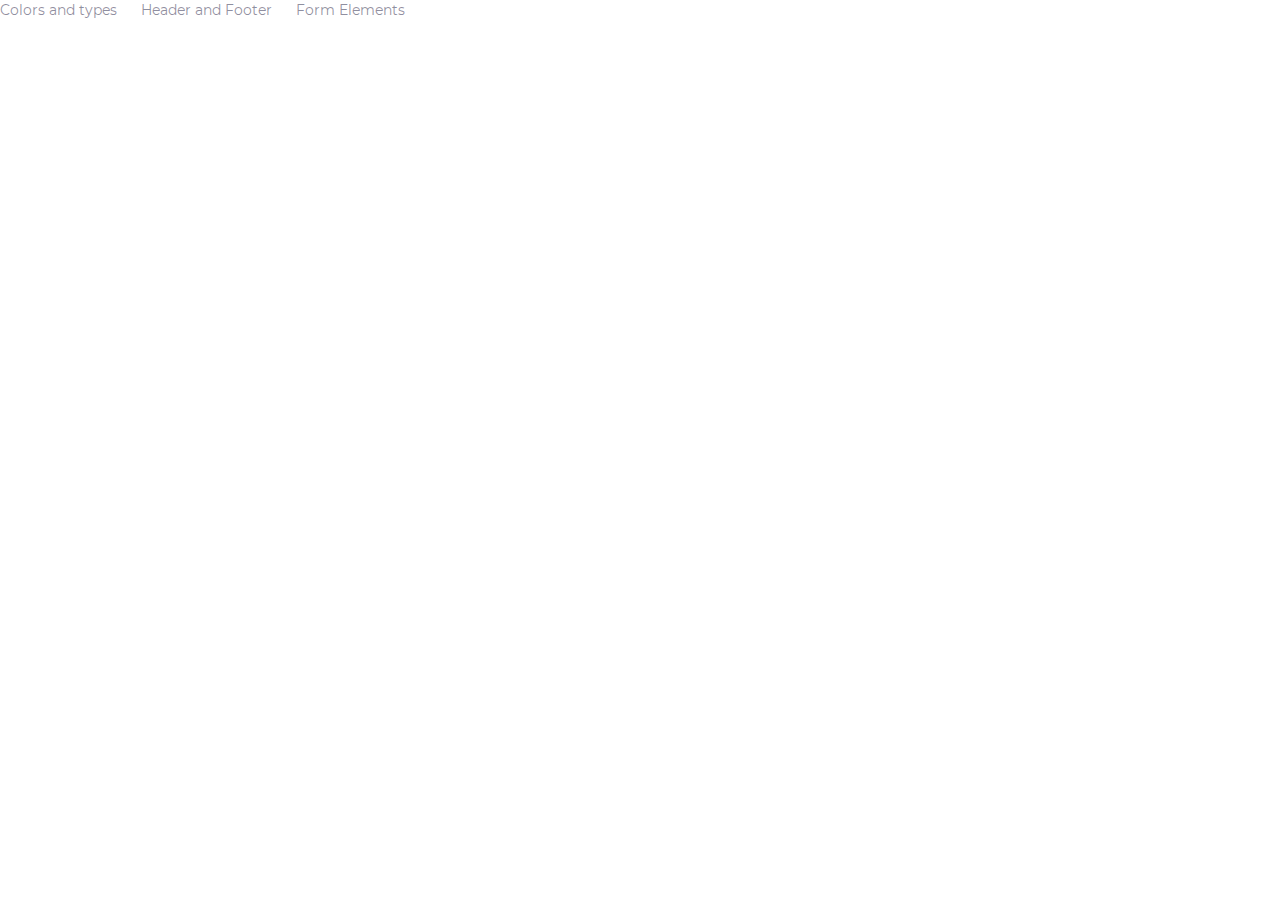
<file: index.html>
<!DOCTYPE html>
<!--[if lt IE 7]>      <html class="no-js lt-ie9 lt-ie8 lt-ie7"> <![endif]-->
<!--[if IE 7]>         <html class="no-js lt-ie9 lt-ie8"> <![endif]-->
<!--[if IE 8]>         <html class="no-js lt-ie9"> <![endif]-->
<!--[if gt IE 8]><!--> <html class="no-js"> <!--<![endif]-->
    <head>
        <meta charset="utf-8">
        <meta http-equiv="X-UA-Compatible" content="IE=edge">
        <title></title>
        <meta name="description" content="">
        <meta name="viewport" content="width=device-width, initial-scale=1">
        <link rel="stylesheet" href="sass/main.css">
    </head>
    <body>
        <div class="index-nav">
        <a href="colors_types.html">Colors and types</a>
        <a href="header_footer.html">Header and Footer</a>
        <a href="form_element.html">Form Elements</a>
        </div>
    </body>
</html>
</file>
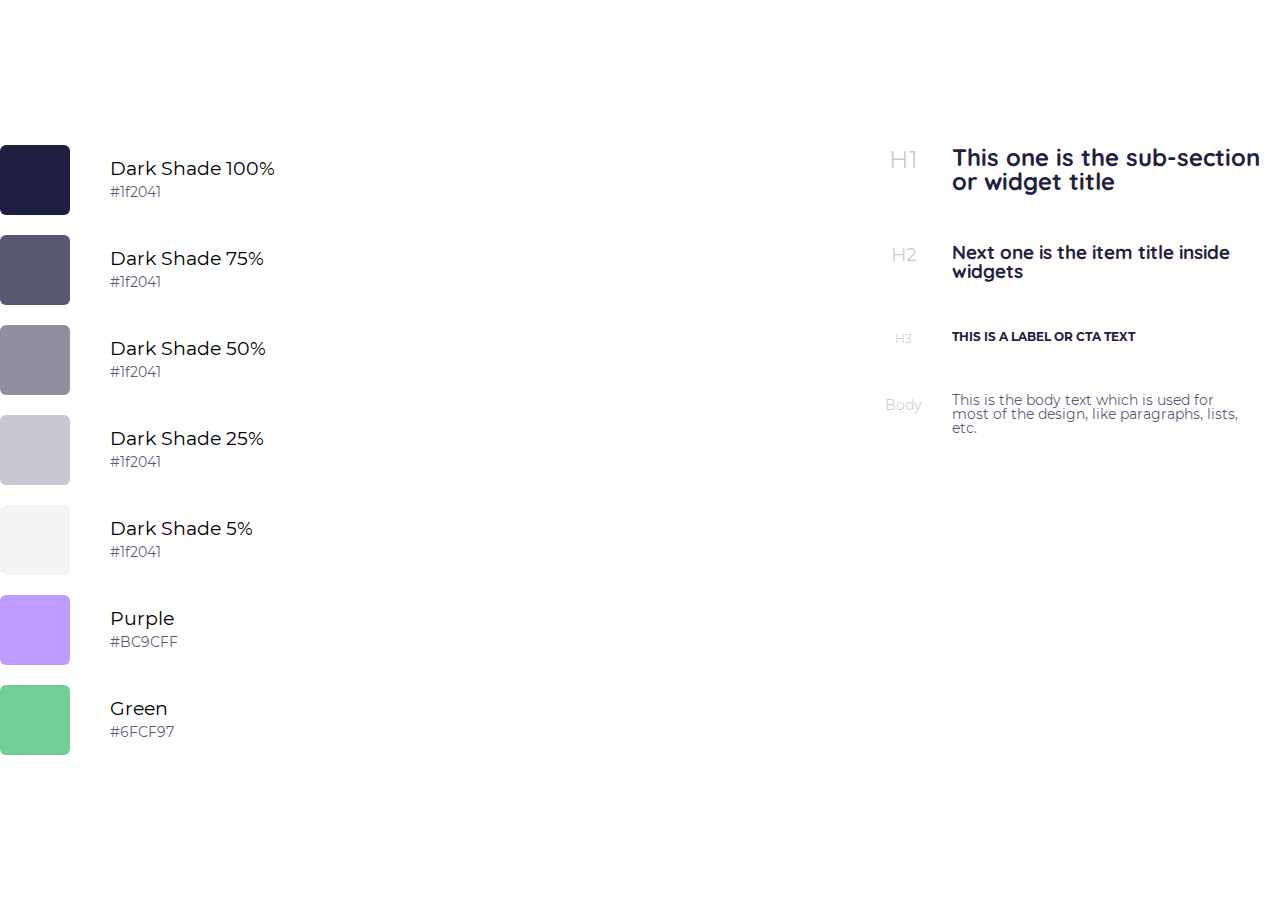
<file: colors_types.html>
<!DOCTYPE html>
<!--[if lt IE 7]>      <html class="no-js lt-ie9 lt-ie8 lt-ie7"> <![endif]-->
<!--[if IE 7]>         <html class="no-js lt-ie9 lt-ie8"> <![endif]-->
<!--[if IE 8]>         <html class="no-js lt-ie9"> <![endif]-->
<!--[if gt IE 8]><!--> <html class="no-js"> <!--<![endif]-->
    <head>
        <meta charset="utf-8">
        <meta http-equiv="X-UA-Compatible" content="IE=edge">
        <title></title>
        <meta name="description" content="">
        <meta name="viewport" content="width=device-width, initial-scale=1">
        <link rel="stylesheet" href="sass/main.css">   
    </head>
    <body>
        <section class="coltype">
            <div class="wrap">
                <div class="coltype-content">
                    <div class="colors">
                        <div class="colors__item">
                            <div class="colors__item-block"></div>
                            <div class="colors__item-text">
                                <span>Dark Shade 100%</span>
                                <p>#1f2041</p>
                            </div>
                        </div>
                        <div class="colors__item">
                            <div class="colors__item-block"></div>
                            <div class="colors__item-text">
                                <span>Dark Shade 75%</span>
                                <p>#1f2041</p>
                            </div>
                        </div>
                        <div class="colors__item">
                            <div class="colors__item-block"></div>
                            <div class="colors__item-text">
                                <span>Dark Shade 50%</span>
                                <p>#1f2041</p>
                            </div>
                        </div>
                        <div class="colors__item">
                            <div class="colors__item-block"></div>
                            <div class="colors__item-text">
                                <span>Dark Shade 25%</span>
                                <p>#1f2041</p>
                            </div>
                        </div>
                        <div class="colors__item">
                            <div class="colors__item-block"></div>
                            <div class="colors__item-text">
                                <span>Dark Shade 5%</span>
                                <p>#1f2041</p>
                            </div>
                        </div>
                        <div class="colors__item">
                            <div class="colors__item-block"></div>
                            <div class="colors__item-text">
                                <span>Purple</span>
                                <p>#BC9CFF</p>
                            </div>
                        </div>
                        <div class="colors__item">
                            <div class="colors__item-block"></div>
                            <div class="colors__item-text">
                                <span>Green</span>
                                <p>#6FCF97</p>
                            </div>
                        </div>
                    </div>
                    <div class="types">
                        <div class="types__item">
                            <div class="types__item-block">
                                <span>H1</span>
                            </div>
                            <div class="types__item-text">
                                <h1>This one is the sub-section or
                                    widget title
                                </h1>
                            </div>
                        </div>
                        <div class="types__item">
                            <div class="types__item-block">
                                <span>H2</span>
                            </div>
                            <div class="types__item-text">
                                <h2>Next one is the item title inside
                                    widgets
                                </h2>
                            </div>
                        </div>
                        <div class="types__item">
                            <div class="types__item-block">
                                <span>H3</span>
                            </div>
                            <div class="types__item-text">
                                <h3>This is a label or CTA text
                                </h3>
                            </div>
                        </div>
                        <div class="types__item">
                            <div class="types__item-block">
                                <span>Body</span>
                            </div>
                            <div class="types__item-text">
                                <p>This is the body text which is used for most
                                    of the design, like paragraphs, lists, etc.
                                </p>
                            </div>
                        </div>
                    </div>
                </div>
            </div>
        </section>
    </body>
</html>
</file>
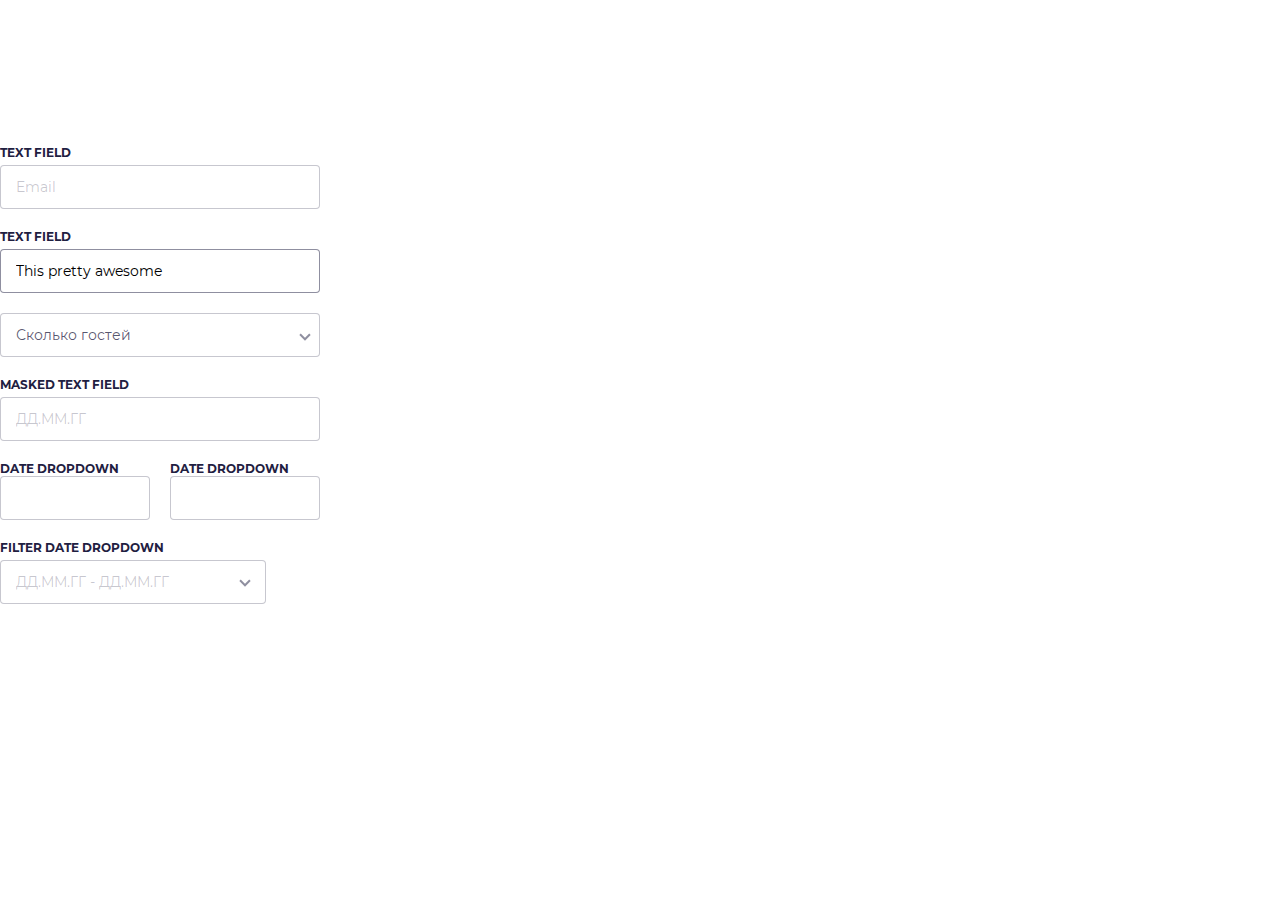
<file: form_element.html>
<!DOCTYPE html>
<!--[if lt IE 7]>      <html class="no-js lt-ie9 lt-ie8 lt-ie7"> <![endif]-->
<!--[if IE 7]>         <html class="no-js lt-ie9 lt-ie8"> <![endif]-->
<!--[if IE 8]>         <html class="no-js lt-ie9"> <![endif]-->
<!--[if gt IE 8]><!--> <html class="no-js"> <!--<![endif]-->
    <head>
        <meta charset="utf-8">
        <meta http-equiv="X-UA-Compatible" content="IE=edge">
        <title></title>
        <meta name="description" content="">
        <meta name="viewport" content="width=device-width, initial-scale=1">
        <link rel="stylesheet" href="sass/main.css">
        <link rel="stylesheet" href="sass/calendar.css">
    </head>
    <body>
        <section class="FormElement">
            <div class="wrap">
                <div class="FormElement-content">
                    <div class="text-field">
                        <label>text field
                            <input placeholder="Email">
                        </label>
                    </div>
                    <div class="text-field">
                        <label>text field
                            <input placeholder="Email" value="This pretty awesome" class="hover">
                        </label>
                    </div>
                    <selec class="dropdown">
                        <div class="dropdown__header">
                            <p>Сколько гостей</p>
                            <div class="dropdown__header__icon"></div>
                        </div>
                        <div class="dropdown__body">
                            <div class="dropdown__body__item"><span>Взрослые</span>
                                <div class="counters-wrapper">
                                    <button class="counters-wrapper__button" data-action="minus">-</button>
                                    <input type="text" class="counters-wrapper__input" data-counter value="0">
                                    <button class="counters-wrapper__button" data-action="plus">+</button>
                                </div>
                            </div>
                            <div class="dropdown__body__item"><span>Дети</span>
                                <div class="counters-wrapper">
                                    <button class="counters-wrapper__button" data-action="minus">-</button>
                                    <input type="text" class="counters-wrapper__input" data-counter value="0">
                                    <button class="counters-wrapper__button" data-action="plus">+</button>
                                </div>
                            </div>
                            <div class="dropdown__body__item"><span>Младенцы</span>
                                <div class="counters-wrapper">
                                    <button class="counters-wrapper__button" data-action="minus">-</button>
                                    <input type="text" class="counters-wrapper__input" data-counter value="0">
                                    <button class="counters-wrapper__button" data-action="plus">+</button>
                                </div>
                            </div>
                            <div class="buttons">
                                <button>Очистить</button>
                                <button>Применить</button>
                            </div>
                        </div>
                    </selec>
                    <div class="text-field">
                        <label>masked text field
                            <input type="text" placeholder="ДД.ММ.ГГ" class="js-date" maxlength="10" />
                        </label>
                    </div>
                    <div class="dateDropdown">
                        <div class="dateDropdown__fromDate date-active">
                            <label>date dropdown</label>
                            <input type="text" placeholder="">
                            <div id="calendar_container"></div>
                        </div>
                        <div class="dateDropdown__toDate">
                            <label>date dropdown</label>
                            <input type="text" placeholder="">
                            <div id="calendar_container"></div>
                        </div>
                    </div>
                    <div class="filter-date">
                        <label>filter date dropdown</label>
                        <input type="text"
                                placeholder="ДД.ММ.ГГ - ДД.ММ.ГГ"
                                data-range="true"
                                data-multiple-dates-separator=" - "
                                data-language="en"
                                class="datepicker-here"/>
                        <div class="filter-date__icon"></div>
                    </div>
                </div>
            </div>
        </section>
        <script src="js/dropdown.js"></script>
        <script src="js/jquery/jquery-3.5.1.min.js"></script>
        <script src="js/mask.js"></script>
        <script src="js/calendar.js"></script>
    </body>
</html>
</file>
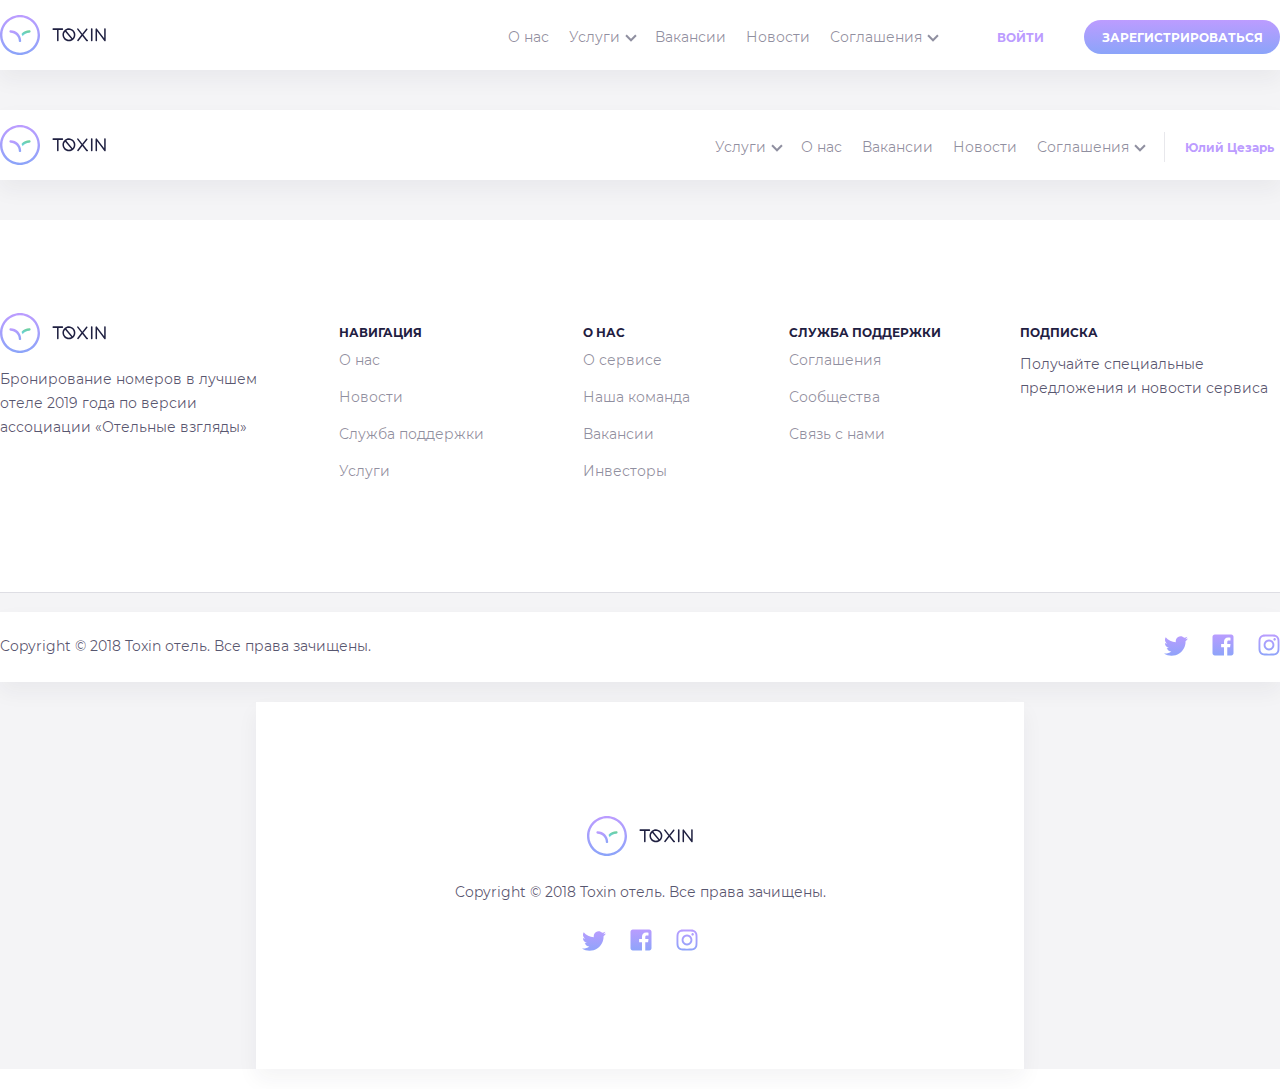
<file: header_footer.html>
<!DOCTYPE html>
<!--[if lt IE 7]>      <html class="no-js lt-ie9 lt-ie8 lt-ie7"> <![endif]-->
<!--[if IE 7]>         <html class="no-js lt-ie9 lt-ie8"> <![endif]-->
<!--[if IE 8]>         <html class="no-js lt-ie9"> <![endif]-->
<!--[if gt IE 8]><!-->
<html class="no-js">
    <!--<![endif]-->
    <head>
        <meta charset="utf-8" />
        <meta http-equiv="X-UA-Compatible" content="IE=edge" />
        <title></title>
        <meta name="description" content="" />
        <meta name="viewport" content="width=device-width, initial-scale=1" />
        <link rel="stylesheet" href="sass/main.css" />
    </head>
    <body>
        <section class="headerFooter">
            <header class="header">
                <div class="wrap">
                    <div class="logo">
                        <a href=""><img src="./img/Logo.svg" alt="" /></a>
                    </div>
                    <nav class="nav">
                        <a href="" class="nav_link">О нас</a>
                        <a href="" class="nav_link drop-menu">Услуги</a>
                        <a href="" class="nav_link">Вакансии</a>
                        <a href="" class="nav_link">Новости</a>
                        <a href="" class="nav_link drop-menu">Соглашения</a>
                    </nav>
                    <div class="top-login">
                        <button>Войти</button>
                        <button>Зарегистрироваться</button>
                    </div>
                </div>
            </header>
            <header class="header">
                <div class="wrap">
                    <div class="logo">
                        <a href=""><img src="./img/Logo.svg" alt="" /></a>
                    </div>
                    <nav class="nav">
                        <a href="" class="nav_link drop-menu">Услуги</a>
                        <a href="" class="nav_link">О нас</a>
                        <a href="" class="nav_link">Вакансии</a>
                        <a href="" class="nav_link">Новости</a>
                        <a href="" class="nav_link drop-menu">Соглашения</a>
                    </nav>
                    <div class="top-login-auth">
                        <button class="text_button">Юлий Цезарь</button>
                    </div>
                </div>
            </header>
            <div class="footer-widgets">
                <div class="wrap">
                    <div class="footer__content">
                        <div class="footer__content-logo">
                            <div class="logo">
                                <a class="footer-logo" href=""
                                    ><img src="./img/Logo.svg" alt=""
                                /></a>
                            </div>
                            <p>
                                Бронирование номеров в лучшем отеле 2019 года по
                                версии ассоциации «Отельные взгляды»
                            </p>
                        </div>
                        <div class="footer__content-nav">
                            <h3>Навигация</h3>
                            <a class="link" href="http://">О нас</a>
                            <a class="link" href="http://">Новости</a>
                            <a class="link" href="http://">Служба поддержки</a>
                            <a href="http://">Услуги</a>
                        </div>
                        <div class="footer__content-about">
                            <h3>О нас</h3>
                            <a class="link" href="http://">О сервисе</a>
                            <a class="link" href="http://">Наша команда</a>
                            <a class="link" href="http://">Вакансии</a>
                            <a class="link" href="http://">Инвесторы</a>
                        </div>
                        <div class="footer__content-support">
                            <h3>Служба поддержки</h3>
                            <a class="link" href="http://">Соглашения</a>
                            <a class="link" href="http://">Сообщества</a>
                            <a href="http://">Связь с нами</a>
                        </div>
                        <div class="footer__content-subscribe">
                            <h3>Подписка</h3>
                            <p>
                                Получайте специальные предложения и новости
                                сервиса
                            </p>
                        </div>
                    </div>
                </div>
            </div>
            <div class="copyright-bar">
                <div class="wrap">
                    <div class="copyright-bar__content">
                        <div class="copyright__content-text">
                            <p>
                                Copyright © 2018 Toxin отель. Все права
                                зачищены.
                            </p>
                        </div>
                        <div class="copyringht__content-social">
                            <a class="tw" href="http://"
                                ><img src="./img/tw.svg" alt=""
                            /></a>
                            <a class="fb" href="http://"
                                ><img src="./img/fb.svg" alt=""
                            /></a>
                            <a class="inst" href="http://"
                                ><img src="./img/inst.svg" alt=""
                            /></a>
                        </div>
                    </div>
                </div>
            </div>
            <div class="footer-creative">
                <div class="footer-creative__logo">
                    <a href=""><img src="./img/Logo.svg" alt="" /></a>
                </div>
                <div class="footer-creative__text">
                    <p>Copyright © 2018 Toxin отель. Все права зачищены.</p>
                </div>
                <div class="footer-creavite__social">
                    <a class="tw" href="http://"
                        ><img src="./img/tw.svg" alt=""
                    /></a>
                    <a class="fb" href="http://"
                        ><img src="./img/fb.svg" alt=""
                    /></a>
                    <a class="inst" href="http://"
                        ><img src="./img/inst.svg" alt=""
                    /></a>
                </div>
            </div>
        </section>
    </body>
</html>
</file>
<file: sass/main.css>
.colors {
  display: -webkit-box;
  display: -ms-flexbox;
  display: flex;
  -webkit-box-orient: vertical;
  -webkit-box-direction: normal;
      -ms-flex-direction: column;
          flex-direction: column;
}

.colors__item {
  display: -webkit-box;
  display: -ms-flexbox;
  display: flex;
  -webkit-box-align: center;
      -ms-flex-align: center;
          align-items: center;
  margin-bottom: 20px;
}

.colors__item-block {
  -ms-flex-negative: 0;
      flex-shrink: 0;
  width: 70px;
  height: 70px;
  border-radius: 6px;
  background: #1F2041;
  margin-right: 40px;
}

.colors__item-text {
  font-size: 19px;
}

.colors__item:nth-of-type(2) .colors__item-block {
  background: rgba(31, 32, 65, 0.75);
}

.colors__item:nth-of-type(3) .colors__item-block {
  background: rgba(31, 32, 65, 0.5);
}

.colors__item:nth-of-type(4) .colors__item-block {
  background: rgba(31, 32, 65, 0.25);
}

.colors__item:nth-of-type(5) .colors__item-block {
  background: rgba(31, 32, 65, 0.05);
}

.colors__item:nth-of-type(6) .colors__item-block {
  background: #BC9CFF;
}

.colors__item:nth-of-type(7) .colors__item-block {
  background: #6FCF97;
}

.types {
  display: -webkit-box;
  display: -ms-flexbox;
  display: flex;
  -webkit-box-orient: vertical;
  -webkit-box-direction: normal;
      -ms-flex-direction: column;
          flex-direction: column;
}

.types__item {
  display: -webkit-box;
  display: -ms-flexbox;
  display: flex;
  -webkit-box-align: start;
      -ms-flex-align: start;
          align-items: flex-start;
}

.types__item-block {
  width: 100%;
  max-width: 37px;
  margin-right: 30px;
  color: rgba(31, 32, 65, 0.25);
}

.types__item-block span {
  width: -webkit-max-content;
  width: -moz-max-content;
  width: max-content;
  display: block;
  margin: 0 auto;
}

.types__item:nth-of-type(1) span {
  font-size: 24px;
  line-height: 29px;
}

.types__item:nth-of-type(2) span {
  font-size: 19px;
  line-height: 23px;
}

.types__item:nth-of-type(3) span {
  font-size: 12px;
  line-height: 15px;
}

.types__item:nth-of-type(4) span {
  font-size: 14px;
  line-height: 24px;
}

.types__item-text {
  width: 100%;
}

.types__item p {
  max-width: 301px;
  line-height: 100%;
  margin: 0 0 50px 0;
}

.types__item h1 {
  max-width: 336px;
  line-height: 100%;
  margin: 0 0 50px 0;
}

.types__item h2 {
  max-width: 282px;
  line-height: 100%;
  margin: 0 0 50px 0;
}

.types__item h3 {
  line-height: 100%;
  margin: 0 0 50px 0;
}

.headerFooter {
  background: #F4F4F6;
}

.header {
  background: #ffffff;
  margin-bottom: 40px;
  -webkit-box-shadow: 0px 10px 20px rgba(31, 32, 65, 0.05);
          box-shadow: 0px 10px 20px rgba(31, 32, 65, 0.05);
  padding-top: 15px;
  padding-bottom: 11px;
}

.header .wrap {
  display: -webkit-box;
  display: -ms-flexbox;
  display: flex;
  -webkit-box-align: center;
      -ms-flex-align: center;
          align-items: center;
}

.top-login button:last-of-type {
  height: 34px;
  width: 196px;
}

.top-login button:first-of-type {
  height: 34px;
  width: 87px;
  margin-right: 20px;
}

.nav {
  margin-left: auto;
  display: -webkit-box;
  display: -ms-flexbox;
  display: flex;
  -webkit-box-align: center;
      -ms-flex-align: center;
          align-items: center;
}

.drop-menu {
  position: relative;
  display: -webkit-box;
  display: -ms-flexbox;
  display: flex;
  -webkit-box-align: center;
      -ms-flex-align: center;
          align-items: center;
}

.drop-menu::after {
  content: "";
  margin-left: 7px;
  width: 6px;
  height: 6px;
  border-left: 2px solid rgba(31, 32, 65, 0.5);
  border-bottom: 2px solid rgba(31, 32, 65, 0.5);
  -webkit-transform: rotate(-45deg);
          transform: rotate(-45deg);
  -webkit-transition: border-color .3s;
  transition: border-color .3s;
  margin-bottom: 2px;
}

.drop-menu:hover::after {
  border-color: rgba(31, 32, 65, 0.75);
}

.top-login {
  margin-left: 40px;
  width: -webkit-max-content;
  width: -moz-max-content;
  width: max-content;
  -ms-flex-negative: 0;
      flex-shrink: 0;
  display: -webkit-box;
  display: -ms-flexbox;
  display: flex;
  -webkit-box-align: center;
      -ms-flex-align: center;
          align-items: center;
}

.top-login-auth {
  display: -webkit-box;
  display: -ms-flexbox;
  display: flex;
  -webkit-box-align: center;
      -ms-flex-align: center;
          align-items: center;
}

.top-login-auth::before {
  margin-left: 20px;
  margin-right: 20px;
  content: "";
  display: block;
  width: 1px;
  height: 30px;
  background: rgba(31, 32, 65, 0.1);
}

.text_button {
  white-space: nowrap;
  text-align: center;
  width: 100%;
  height: 18px;
  padding-left: 0;
}

.footer-widgets {
  width: 100%;
  height: 372px;
  background: #ffffff;
  font-family: Montserrat;
  font-style: normal;
  font-weight: normal;
  font-size: 14px;
  line-height: 24px;
  color: rgba(31, 32, 65, 0.75);
  display: -webkit-box;
  display: -ms-flexbox;
  display: flex;
  -webkit-box-align: center;
      -ms-flex-align: center;
          align-items: center;
  -webkit-box-shadow: 0px 1px 0px rgba(31, 32, 65, 0.1);
          box-shadow: 0px 1px 0px rgba(31, 32, 65, 0.1);
}

.footer__content {
  display: -webkit-box;
  display: -ms-flexbox;
  display: flex;
  -webkit-box-orient: horizontal;
  -webkit-box-direction: normal;
      -ms-flex-flow: row nowrap;
          flex-flow: row nowrap;
  -webkit-box-pack: justify;
      -ms-flex-pack: justify;
          justify-content: space-between;
  -ms-flex-line-pack: center;
      align-content: center;
}

.footer__content-logo {
  width: 260px;
}

.footer__content-nav {
  display: -webkit-box;
  display: -ms-flexbox;
  display: flex;
  -webkit-box-orient: vertical;
  -webkit-box-direction: normal;
      -ms-flex-direction: column;
          flex-direction: column;
}

.footer__content-about {
  display: -webkit-box;
  display: -ms-flexbox;
  display: flex;
  -webkit-box-orient: vertical;
  -webkit-box-direction: normal;
      -ms-flex-direction: column;
          flex-direction: column;
}

.footer__content-support {
  display: -webkit-box;
  display: -ms-flexbox;
  display: flex;
  -webkit-box-orient: vertical;
  -webkit-box-direction: normal;
      -ms-flex-direction: column;
          flex-direction: column;
}

.footer__content-subscribe {
  display: -webkit-box;
  display: -ms-flexbox;
  display: flex;
  -webkit-box-orient: vertical;
  -webkit-box-direction: normal;
      -ms-flex-direction: column;
          flex-direction: column;
  max-width: 260px;
}

.footer-logo {
  margin-bottom: 10px;
}

.link {
  margin-bottom: 20px;
}

.copyright-bar {
  width: 100%;
  background: #ffffff;
  -webkit-box-shadow: 0px 10px 20px rgba(31, 32, 65, 0.05);
          box-shadow: 0px 10px 20px rgba(31, 32, 65, 0.05);
  margin-top: 20px;
  height: 70px;
  display: -webkit-box;
  display: -ms-flexbox;
  display: flex;
  -webkit-box-align: center;
      -ms-flex-align: center;
          align-items: center;
}

.copyright-bar__content {
  display: -webkit-box;
  display: -ms-flexbox;
  display: flex;
  -webkit-box-pack: justify;
      -ms-flex-pack: justify;
          justify-content: space-between;
}

.footer-creative {
  display: -webkit-box;
  display: -ms-flexbox;
  display: flex;
  width: 768px;
  height: 367px;
  -webkit-box-pack: center;
      -ms-flex-pack: center;
          justify-content: center;
  -webkit-box-align: center;
      -ms-flex-align: center;
          align-items: center;
  -webkit-box-orient: vertical;
  -webkit-box-direction: normal;
      -ms-flex-direction: column;
          flex-direction: column;
  background: #ffffff;
  margin: 20px auto;
  -webkit-box-shadow: 0px 10px 20px rgba(31, 32, 65, 0.05);
          box-shadow: 0px 10px 20px rgba(31, 32, 65, 0.05);
}

.footer-creative__text {
  margin-bottom: 25px;
  margin-top: 20px;
}

.FormElement-content {
  display: -webkit-box;
  display: -ms-flexbox;
  display: flex;
  -webkit-box-orient: vertical;
  -webkit-box-direction: normal;
      -ms-flex-direction: column;
          flex-direction: column;
  max-width: 320px;
  width: 100%;
}

.text-field {
  display: -webkit-box;
  display: -ms-flexbox;
  display: flex;
  -webkit-box-orient: vertical;
  -webkit-box-direction: normal;
      -ms-flex-direction: column;
          flex-direction: column;
  -webkit-box-pack: justify;
      -ms-flex-pack: justify;
          justify-content: space-between;
  margin-bottom: 20px;
}

.text-field label {
  display: -webkit-box;
  display: -ms-flexbox;
  display: flex;
  -webkit-box-orient: vertical;
  -webkit-box-direction: normal;
      -ms-flex-direction: column;
          flex-direction: column;
  color: #1F2041;
  font-size: 12px;
  line-height: 15px;
  font-weight: bold;
  text-transform: uppercase;
}

.text-field label input {
  margin-top: 5px;
  background: #FFFFFF;
  border: 1px solid rgba(31, 32, 65, 0.25);
  border-radius: 4px;
  width: 100%;
  height: 44px;
  padding-left: 15px;
  font-size: 14px;
  line-height: 18px;
  -webkit-transition: border-color .3s;
  transition: border-color .3s;
}

.text-field label input:active {
  border: 1px solid rgba(31, 32, 65, 0.5);
}

.text-field label input:hover {
  border: 1px solid rgba(31, 32, 65, 0.5);
}

.text-field label input:focus {
  border: 1px solid rgba(31, 32, 65, 0.5);
  outline: none;
}

.text-field label input.hover {
  border: 1px solid rgba(31, 32, 65, 0.5);
}

.dropdown {
  position: relative;
  width: 100%;
  max-width: 320px;
  margin-bottom: 20px;
}

.dropdown.is-active .dropdown__body {
  opacity: 1;
  visibility: visible;
}

.dropdown.is-active .dropdown__header {
  border-bottom-color: transparent;
  border-bottom-left-radius: 0;
  border-bottom-right-radius: 0;
}

.dropdown__header {
  display: -webkit-box;
  display: -ms-flexbox;
  display: flex;
  -webkit-box-pack: justify;
      -ms-flex-pack: justify;
          justify-content: space-between;
  -webkit-box-align: center;
      -ms-flex-align: center;
          align-items: center;
  height: 44px;
  background: #FFFFFF;
  border: 1px solid rgba(31, 32, 65, 0.25);
  padding-left: 15px;
  border-radius: 4px;
  -webkit-transition: border-color .3s;
  transition: border-color .3s;
}

.dropdown__header__icon {
  content: "";
  width: 8px;
  height: 8px;
  border-left: 2px solid rgba(31, 32, 65, 0.5);
  border-bottom: 2px solid rgba(31, 32, 65, 0.5);
  -webkit-transform: rotate(-45deg);
  transform: rotate(-45deg);
  margin-right: 10px;
}

.dropdown__body {
  background: #FFFFFF;
  border: 1px solid rgba(31, 32, 65, 0.25);
  border-radius: 4px;
  border-top-left-radius: 0;
  border-top-right-radius: 0;
  display: block;
  visibility: hidden;
  opacity: 0;
  -webkit-transition: opacity .3s, visibility .3s, border-color .3s;
  transition: opacity .3s, visibility .3s, border-color .3s;
  left: 0;
  position: absolute;
  right: 0;
  top: 100%;
  -webkit-box-orient: vertical;
  -webkit-box-direction: normal;
      -ms-flex-direction: column;
          flex-direction: column;
  margin-top: -1px;
}

.dropdown__body__item {
  padding-left: 14px;
  padding-right: 7px;
  display: -webkit-box;
  display: -ms-flexbox;
  display: flex;
  -webkit-box-pack: justify;
      -ms-flex-pack: justify;
          justify-content: space-between;
  -webkit-box-align: center;
      -ms-flex-align: center;
          align-items: center;
  -webkit-box-orient: horizontal;
  -webkit-box-direction: normal;
      -ms-flex-direction: row;
          flex-direction: row;
  margin-bottom: 7px;
  margin-top: 5px;
}

.dropdown__body__item span {
  color: #1F2041;
  font-size: 12px;
  line-height: 15px;
  font-weight: bold;
  text-transform: uppercase;
}

.buttons {
  display: -webkit-box;
  display: -ms-flexbox;
  display: flex;
  -webkit-box-orient: horizontal;
  -webkit-box-direction: normal;
      -ms-flex-direction: row;
          flex-direction: row;
  -webkit-box-pack: justify;
      -ms-flex-pack: justify;
          justify-content: space-between;
  margin-bottom: 13px;
  margin-left: 13px;
  margin-top: 20px;
}

.buttons button {
  padding: 0;
  margin-right: 7px;
  max-height: 15px;
  text-transform: uppercase;
}

.counters-wrapper {
  display: -webkit-box;
  display: -ms-flexbox;
  display: flex;
  -webkit-box-orient: horizontal;
  -webkit-box-direction: normal;
      -ms-flex-direction: row;
          flex-direction: row;
  -webkit-box-align: center;
      -ms-flex-align: center;
          align-items: center;
  -webkit-box-pack: justify;
      -ms-flex-pack: justify;
          justify-content: space-between;
  max-height: 30px;
}

.counters-wrapper__button {
  font-size: 18px;
  text-align: center;
  color: rgba(31, 32, 65, 0.5);
  line-height: 22px;
  font-family: Montserrat;
  margin-left: 2px;
}

.counters-wrapper__input {
  margin: 0 5px;
  border: none;
  width: 100%;
  max-width: 23px;
  color: #1F2041;
  font-size: 12px;
  font-weight: bold;
  text-transform: uppercase;
  padding-left: 6px;
  padding-bottom: 2px;
  text-align: center;
}

.counters-wrapper__input:focus {
  outline: none;
}

.dateDropdown {
  display: -webkit-box;
  display: -ms-flexbox;
  display: flex;
  -webkit-box-orient: horizontal;
  -webkit-box-direction: normal;
      -ms-flex-direction: row;
          flex-direction: row;
  width: 320px;
  -webkit-box-pack: justify;
      -ms-flex-pack: justify;
          justify-content: space-between;
}

.dateDropdown__fromDate {
  display: -webkit-box;
  display: -ms-flexbox;
  display: flex;
  -webkit-box-orient: vertical;
  -webkit-box-direction: normal;
      -ms-flex-direction: column;
          flex-direction: column;
}

.dateDropdown__fromDate label {
  color: #1F2041;
  font-size: 12px;
  line-height: 15px;
  font-weight: bold;
  text-transform: uppercase;
}

.dateDropdown__fromDate input {
  width: 100%;
  max-width: 150px;
  height: 44px;
  margin-right: 20px;
  border: 1px solid rgba(31, 32, 65, 0.25);
  border-radius: 4px;
  padding-left: 15px;
  text-transform: uppercase;
}

.dateDropdown__fromDate input:focus {
  outline: none;
}

.dateDropdown__toDate {
  display: -webkit-box;
  display: -ms-flexbox;
  display: flex;
  -webkit-box-orient: vertical;
  -webkit-box-direction: normal;
      -ms-flex-direction: column;
          flex-direction: column;
}

.dateDropdown__toDate label {
  color: #1F2041;
  font-size: 12px;
  line-height: 15px;
  font-weight: bold;
  text-transform: uppercase;
}

.dateDropdown__toDate input {
  width: 100%;
  max-width: 150px;
  height: 44px;
  border: 1px solid rgba(31, 32, 65, 0.25);
  border-radius: 4px;
  padding-left: 15px;
  text-transform: uppercase;
  margin-bottom: 20px;
}

.dateDropdown__toDate input:focus {
  outline: none;
}

.filter-date {
  display: -webkit-box;
  display: -ms-flexbox;
  display: flex;
  -webkit-box-orient: vertical;
  -webkit-box-direction: normal;
      -ms-flex-direction: column;
          flex-direction: column;
  width: 100%;
  max-width: 266px;
}

.filter-date label {
  color: #1F2041;
  font-size: 12px;
  line-height: 15px;
  font-weight: bold;
  text-transform: uppercase;
  margin-bottom: 5px;
}

.filter-date input {
  height: 44px;
  border: 1px solid rgba(31, 32, 65, 0.25);
  border-radius: 4px;
  background-color: #ffffff;
  padding: 0 0 0 15px;
}

.filter-date input:focus {
  outline: none;
  border: 1px solid rgba(31, 32, 65, 0.5);
}

.filter-date input:hover {
  border: 1px solid rgba(31, 32, 65, 0.5);
}

.filter-date__icon {
  content: "";
  width: 8px;
  height: 8px;
  border-left: 2px solid rgba(31, 32, 65, 0.5);
  border-bottom: 2px solid rgba(31, 32, 65, 0.5);
  -webkit-transform: rotate(-45deg);
  transform: rotate(-45deg);
  position: relative;
  left: 241px;
  top: -27px;
}

@font-face {
  font-family: 'Quicksand';
  src: url("../../fonts/quiqcksand/Quicksand-Bold.eot");
  src: url("../../fonts/quiqcksand/Quicksand-Bold.eot?#iefix") format("embedded-opentype"), url("../../fonts/quiqcksand/Quicksand-Bold.svg#Quicksand-Bold") format("svg"), url("../../fonts/quiqcksand/Quicksand-Bold.ttf") format("truetype"), url("../../fonts/quiqcksand/Quicksand-Bold.woff") format("woff"), url("../../fonts/quiqcksand/Quicksand-Bold.woff2") format("woff2");
  font-weight: bold;
  font-style: normal;
}

@font-face {
  font-family: 'Montserrat';
  src: url("../../fonts/montserrat/Montserrat-Regular.eot");
  src: url("../../fonts/montserrat/Montserrat-Regular.eot?#iefix") format("embedded-opentype"), url("../../fonts/montserrat/Montserrat-Regular.svg#Montserrat-Regular") format("svg"), url("../../fonts/montserrat/Montserrat-Regular.ttf") format("truetype"), url("../../fonts/montserrat/Montserrat-Regular.woff") format("woff"), url("../../fonts/montserrat/Montserrat-Regular.woff2") format("woff2");
  font-weight: normal;
  font-style: normal;
}

@font-face {
  font-family: 'Montserrat';
  src: url("../../fonts/montserrat/Montserrat-Bold.eot");
  src: url("../../fonts/montserrat/Montserrat-Bold.eot?#iefix") format("embedded-opentype"), url("../../fonts/montserrat/Montserrat-Bold.svg#Montserrat-Bold") format("svg"), url("../../fonts/montserrat/Montserrat-Bold.ttf") format("truetype"), url("../../fonts/montserrat/Montserrat-Bold.woff") format("woff"), url("../../fonts/montserrat/Montserrat-Bold.woff2") format("woff2");
  font-weight: bold;
  font-style: normal;
}

body {
  font-family: 'Montserrat', sans-serif;
  margin: 0;
  padding: 0;
}

body * {
  -webkit-box-sizing: border-box;
          box-sizing: border-box;
}

p {
  margin: 0;
  color: rgba(31, 32, 65, 0.75);
  font-size: 14px;
  line-height: 24px;
}

h1, h2 {
  font-family: 'Quicksand', sans-serif;
  color: #1F2041;
}

h3 {
  color: #1F2041;
  font-size: 12px;
  line-height: 15px;
  font-weight: bold;
  text-transform: uppercase;
}

h1 {
  font-weight: bold;
  font-size: 24px;
  line-height: 30px;
}

h2 {
  font-weight: bold;
  font-size: 19px;
  line-height: 24px;
}

a {
  display: inline-block;
  font-weight: normal;
  font-size: 14px;
  line-height: 17px;
  color: rgba(31, 32, 65, 0.5);
  text-decoration: none;
  margin-right: 20px;
  -webkit-transition: text-shadow .3s;
  transition: text-shadow .3s;
}

a:last-child {
  margin-right: 0;
}

a:hover {
  text-shadow: 0 0 0.8px rgba(31, 32, 65, 0.75), 0 0 0.8px rgba(31, 32, 65, 0.75);
}

::-webkit-input-placeholder {
  color: rgba(31, 32, 65, 0.25);
  font-family: Montserrat;
  font-style: normal;
  font-weight: normal;
  font-size: 14px;
  line-height: 18px;
}

:-ms-input-placeholder {
  color: rgba(31, 32, 65, 0.25);
  font-family: Montserrat;
  font-style: normal;
  font-weight: normal;
  font-size: 14px;
  line-height: 18px;
}

::-ms-input-placeholder {
  color: rgba(31, 32, 65, 0.25);
  font-family: Montserrat;
  font-style: normal;
  font-weight: normal;
  font-size: 14px;
  line-height: 18px;
}

::placeholder {
  color: rgba(31, 32, 65, 0.25);
  font-family: Montserrat;
  font-style: normal;
  font-weight: normal;
  font-size: 14px;
  line-height: 18px;
}

input, select, textarea, button {
  font-family: Montserrat;
}

.top-login button:last-of-type {
  font-weight: bold;
  font-size: 12px;
  background: -webkit-gradient(linear, left top, left bottom, from(#BC9CFF), to(#8BA4F9));
  background: linear-gradient(180deg, #BC9CFF 0%, #8BA4F9 100%);
  border-radius: 22px;
  text-align: center;
  text-transform: uppercase;
  color: #FFFFFF;
  border: none;
  font-family: 'Montserrat', sans-serif;
  font-weight: bold;
}

.top-login button:first-of-type {
  display: block;
  position: relative;
  font-family: 'Montserrat', sans-serif;
  font-weight: bold;
  font-size: 12px;
  text-transform: uppercase;
  color: #BC9CFF;
  text-align: center;
  background-color: #FFFFFF;
  border-radius: 22px;
  border: none;
}

.top-login button:first-of-type::after {
  content: '';
  display: block;
  clear: both;
}

.top-login button:first-of-type::before {
  position: absolute;
  top: -2px;
  bottom: -2px;
  left: -2px;
  right: -2px;
  content: "";
  background: -webkit-gradient(linear, left top, left bottom, from(#BC9CFF), to(#8BA4F9));
  background: linear-gradient(180deg, #BC9CFF 0%, #8BA4F9 100%);
  border-radius: 22px;
  z-index: -1;
}

.text_button, .buttons button {
  position: relative;
  font-family: 'Montserrat', sans-serif;
  color: #BC9CFF;
  font-size: 12px;
  line-height: 17px;
  background: #FFFFFF;
  border: none;
  -webkit-transition: color .3s;
  transition: color .3s;
  font-weight: bold;
}

.text_button:hover, .buttons button:hover {
  color: rgba(31, 32, 65, 0.5);
}

.counters-wrapper__button {
  width: 30px;
  height: 30px;
  border-radius: 50%;
  background: #ffffff;
  border: 1px solid rgba(31, 32, 65, 0.25);
  -webkit-transition: border-color .3s, color .3s;
  transition: border-color .3s, color .3s;
}

.counters-wrapper__button:focus {
  outline: none;
}

.counters-wrapper__button:hover {
  border: 1px solid rgba(31, 32, 65, 0.5);
  color: rgba(31, 32, 65, 0.75);
}

.wrap {
  width: 100%;
  max-width: 1440px;
  margin: 0 auto;
}

.coltype, .FormElement {
  margin-top: 145px;
}

.coltype-content, .FormElement-content {
  display: -webkit-box;
  display: -ms-flexbox;
  display: flex;
  -webkit-box-pack: justify;
      -ms-flex-pack: justify;
          justify-content: space-between;
}
/*# sourceMappingURL=main.css.map */
</file>
<file: sass/calendar.css>
.datepicker--cell-day.-other-month-,
.datepicker--cell-year.-other-decade- {
    color: #BC9CFF;
}
.datepicker--cell-day.-other-month-:hover,
.datepicker--cell-year.-other-decade-:hover {
    color: #BC9CFF;
}
.-disabled-.-focus-.datepicker--cell-day.-other-month-,
.-disabled-.-focus-.datepicker--cell-year.-other-decade- {
    color: #BC9CFF;
}
.-selected-.datepicker--cell-day.-other-month-,
.-selected-.datepicker--cell-year.-other-decade- {
    color: #fff;
    background: linear-gradient(180deg, #BC9CFF 0%, #8BA4F9 100%);
}
.-selected-.-focus-.datepicker--cell-day.-other-month-,
.-selected-.-focus-.datepicker--cell-year.-other-decade- {
    background: linear-gradient(180deg, #BC9CFF 0%, #8BA4F9 100%);
}
.-in-range-.datepicker--cell-day.-other-month-,
.-in-range-.datepicker--cell-year.-other-decade- {
    background: linear-gradient(180deg, #BC9CFF 0%, #8BA4F9 100%);
    color:#BC9CFF;
}
.-in-range-.-focus-.datepicker--cell-day.-other-month-,
.-in-range-.-focus-.datepicker--cell-year.-other-decade- {
    background: linear-gradient(180deg, #BC9CFF 0%, #8BA4F9 100%);
}
.datepicker--cell-day.-other-month-:empty,
.datepicker--cell-year.-other-decade-:empty {
    background: none;
    border: none;
}

/* -------------------------------------------------
    Datepicker cells
     ------------------------------------------------- */
.datepicker--cells {
    display: -webkit-flex;
    display: -ms-flexbox;
    display: flex;
    -webkit-flex-wrap: wrap;
    -ms-flex-wrap: wrap;
    flex-wrap: wrap;
    flex-shrink: 0;
}

.datepicker--cell {
    border-radius: 50%;
    box-sizing: border-box;
    cursor: pointer;
    display: -webkit-flex;
    display: -ms-flexbox;
    display: flex;
    position: relative;
    -webkit-align-items: center;
    -ms-flex-align: center;
    align-items: center;
    -webkit-justify-content: center;
    -ms-flex-pack: center;
    justify-content: center;
    height: 40px;
    width: 100%;
    max-width: 40px;
    z-index: 1;
}
.datepicker--cell.-focus- {
    background: #f0f0f0;
}
/* текущий день */
.datepicker--cell.-current- {
    color:#ffffff;
    background: linear-gradient(180deg, #6FCF97 0%, #66D2EA 100%)
}
.datepicker--cell.-current-.-focus- {
    color: #4a4a4a;
}
.datepicker--cell.-current-.-in-range- {
    color: #BC9CFF;
}
.datepicker--cell.-in-range- {
    background: rgba(188, 156, 255, 0.25);
    color: #4a4a4a;
    border-radius: 0;
}
.datepicker--cell.-in-range-.-focus- {
    background: linear-gradient(180deg, #BC9CFF 0%, #8BA4F9 100%)
}
.datepicker--cell.-disabled- {
    cursor: default;
    color: #aeaeae;
}
.datepicker--cell.-disabled-.-focus- {
    color: #aeaeae;
}
.datepicker--cell.-disabled-.-in-range- {
    color: #a1a1a1;
}
.datepicker--cell.-disabled-.-current-.-focus- {
    color: #aeaeae;
}
.datepicker--cell.-range-from- {
    background: linear-gradient(180deg, #BC9CFF 0%, #8BA4F9 100%);
    border-radius: 50%
}
.datepicker--cell.-range-to- {
    background: linear-gradient(180deg, #BC9CFF 0%, #8BA4F9 100%);
    border-radius: 50%
}
.datepicker--cell.-range-from-.-range-to- {
    border-radius: 4px;
}
.datepicker--cell.-selected- {
    color: #fff;
    border: none;
    background: linear-gradient(180deg, #BC9CFF 0%, #8BA4F9 100%);
}
.datepicker--cell.-selected-.-current- {
    color: #fff;
    background: linear-gradient(180deg, #6FCF97 0%, #66D2EA 100%);
}
.datepicker--cell.-selected-.-focus- {
    background: linear-gradient(180deg, #BC9CFF 0%, #8BA4F9 100%);
}
.datepicker--cell:empty {
    cursor: default;
}

.datepicker--days-names {
    display: -webkit-flex;
    display: -ms-flexbox;
    display: flex;
    -webkit-flex-wrap: wrap;
    -ms-flex-wrap: wrap;
    flex-wrap: wrap;
    margin: 8px 0 3px;
}

.datepicker--day-name {
    color: #BC9CFF;
    display: -webkit-flex;
    display: -ms-flexbox;
    display: flex;
    -webkit-align-items: center;
    -ms-flex-align: center;
    align-items: center;
    -webkit-justify-content: center;
    -ms-flex-pack: center;
    justify-content: center;
    -webkit-flex: 1;
    -ms-flex: 1;
    flex: 1;
    text-align: center;
    font-family: Montserrat, sans-serif;
    font-style: normal;
    font-weight: bold;
    font-size: 12px;
    line-height: 15px;
}

.datepicker--cell-day {
    width: 100%;
    max-width: 40px;
}

.datepicker--cells-months {
    height: 170px;
}

.datepicker--cell-month {
    width: 33.33%;
    height: 25%;
}

.datepicker--years {
    height: 170px;
}

.datepicker--cells-years {
    height: 170px;
}

.datepicker--cell-year {
    width: 25%;
    height: 33.33%;
}

.datepicker--cell-day.-other-month-,
.datepicker--cell-year.-other-decade- {
    color: rgba(31, 32, 65, 0.25);
}
.datepicker--cell-day.-other-month-:hover,
.datepicker--cell-year.-other-decade-:hover {
    color: #c5c5c5;
}
.-disabled-.-focus-.datepicker--cell-day.-other-month-,
.-disabled-.-focus-.datepicker--cell-year.-other-decade- {
    color: rgba(31, 32, 65, 0.25);
}
.-selected-.datepicker--cell-day.-other-month-,
.-selected-.datepicker--cell-year.-other-decade- {
    color: #fff;
    background: linear-gradient(180deg, #BC9CFF 0%, #8BA4F9 100%);
}
.-selected-.-focus-.datepicker--cell-day.-other-month-,
.-selected-.-focus-.datepicker--cell-year.-other-decade- {
    background: linear-gradient(180deg, #BC9CFF 0%, #8BA4F9 100%);
}
.-in-range-.datepicker--cell-day.-other-month-,
.-in-range-.datepicker--cell-year.-other-decade- {
    background-color: rgba(92, 196, 239, 0.1);
    color: #cccccc;
}
.-in-range-.-focus-.datepicker--cell-day.-other-month-,
.-in-range-.-focus-.datepicker--cell-year.-other-decade- {
    background-color: rgba(92, 196, 239, 0.2);
}
.datepicker--cell-day.-other-month-:empty,
.datepicker--cell-year.-other-decade-:empty {
    background: none;
    border: none;
}

/* -------------------------------------------------
      Datepicker
     ------------------------------------------------- */
.datepickers-container {
    position: absolute;
    left: 0;
    top: 0;
}
@media print {
    .datepickers-container {
        display: none;
    }
}

.datepicker {
    background: #fff;
    border: 1px solid rgba(31, 32, 65, 0.25);
    box-shadow: 0px 10px 20px rgba(31, 32, 65, 0.05);
    border-radius: 4px;
    box-sizing: content-box;
    font-family: Montserrat, sans-serif;
    font-size: 12px;
    line-height: 15px;
    color: #4a4a4a;
    width: 266px;
    position: absolute;
    left: -100000px;
    opacity: 0;
    transition: opacity 0.3s ease, left 0s 0.3s, -webkit-transform 0.3s ease;
    transition: opacity 0.3s ease, transform 0.3s ease, left 0s 0.3s;
    transition: opacity 0.3s ease, transform 0.3s ease, left 0s 0.3s,
        -webkit-transform 0.3s ease;
    z-index: 100;
}
.datepicker.-from-top- {
    -webkit-transform: translateY(-8px);
    transform: translateY(-8px);
}
.datepicker.-from-right- {
    -webkit-transform: translateX(8px);
    transform: translateX(8px);
}
.datepicker.-from-bottom- {
    -webkit-transform: translateY(8px);
    transform: translateY(8px);
}
.datepicker.-from-left- {
    -webkit-transform: translateX(-8px);
    transform: translateX(-8px);
}
.datepicker.active {
    opacity: 1;
    -webkit-transform: translate(0);
    transform: translate(0);
    transition: opacity 0.3s ease, left 0s 0s, -webkit-transform 0.3s ease;
    transition: opacity 0.3s ease, transform 0.3s ease, left 0s 0s;
    transition: opacity 0.3s ease, transform 0.3s ease, left 0s 0s,
        -webkit-transform 0.3s ease;
}

.datepicker-inline .datepicker {
    border-color: #d7d7d7;
    box-shadow: none;
    position: static;
    left: auto;
    right: auto;
    opacity: 1;
    -webkit-transform: none;
    transform: none;
}


.datepicker--content {
    box-sizing: content-box;
    padding: 4px;
}

.datepicker--body {
    display: none;
}
.datepicker--body.active {
    display: block;
}

.datepicker--cell-day.-other-month-,
.datepicker--cell-year.-other-decade- {
    color: rgba(31, 32, 65, 0.25);
}
.datepicker--cell-day.-other-month-:hover,
.datepicker--cell-year.-other-decade-:hover {
    color: #c5c5c5;
}
.-disabled-.-focus-.datepicker--cell-day.-other-month-,
.-disabled-.-focus-.datepicker--cell-year.-other-decade- {
    color: #dedede;
}
.-selected-.datepicker--cell-day.-other-month-,
.-selected-.datepicker--cell-year.-other-decade- {
    color: #fff;
    background: #a2ddf6;
}
.-selected-.-focus-.datepicker--cell-day.-other-month-,
.-selected-.-focus-.datepicker--cell-year.-other-decade- {
    background: linear-gradient(180deg, #BC9CFF 0%, #8BA4F9 100%);
}
.-in-range-.datepicker--cell-day.-other-month-,
.-in-range-.datepicker--cell-year.-other-decade- {
    background-color: rgba(92, 196, 239, 0.1);
    color: #cccccc;
}
.-in-range-.-focus-.datepicker--cell-day.-other-month-,
.-in-range-.-focus-.datepicker--cell-year.-other-decade- {
    background-color: rgba(92, 196, 239, 0.2);
}
.datepicker--cell-day.-other-month-:empty,
.datepicker--cell-year.-other-decade-:empty {
    background: none;
    border: none;
}

/* Навигация */
.datepicker--nav {
    display: -webkit-flex;
    display: -ms-flexbox;
    display: flex;
    -webkit-justify-content: space-between;
    -ms-flex-pack: justify;
    justify-content: space-between;
    min-height: 32px;
    padding: 4px;
}
.-only-timepicker- .datepicker--nav {
    display: none;
}

.datepicker--nav-title,
.datepicker--nav-action {
    display: -webkit-flex;
    display: -ms-flexbox;
    display: flex;
    cursor: pointer;
    -webkit-align-items: center;
    -ms-flex-align: center;
    align-items: center;
    -webkit-justify-content: center;
    -ms-flex-pack: center;
    justify-content: center;
    font-size: 14px;
    line-height: 24px;
    font-family: 'Quicksand', sans-serif;
    color: #1F2041;
}

.datepicker--nav-action {
    width: 32px;
    border-radius: 50%;
    -webkit-user-select: none;
    -moz-user-select: none;
    -ms-user-select: none;
    user-select: none;
}
.datepicker--nav-action:hover {
    background: rgba(188, 156, 255, 0.25);
}
.datepicker--nav-action.-disabled- {
    visibility: hidden;
}
.datepicker--nav-action svg {
    width: 32px;
    height: 32px;
}
/* стрелки навигации */
.datepicker--nav-action path {
    fill: none;
    stroke: #BC9CFF;
    stroke-width: 2px;
}

.datepicker--nav-title {
    border-radius: 4px;
    padding: 0 8px;
    font-size: 14px;
    line-height: 24px;
    font-family: 'Quicksand', sans-serif;
    color: #1F2041;
    
}
/* Год заголовок */
.datepicker--nav-title i {
    font-style: normal;
    color: #BC9CFF;
    margin-left: 5px;
    font-size: 14px;
    line-height: 24px;
    font-family: 'Quicksand', sans-serif;
    color: #1F2041;
}
.datepicker--nav-title:hover {
    background: rgba(188, 156, 255, 0.25);
}
.datepicker--nav-title.-disabled- {
    cursor: default;
    background: none;
}

.datepicker--buttons {
    display: -webkit-flex;
    display: -ms-flexbox;
    display: flex;
    padding: 4px;
    border-top: 1px solid #efefef;
}

.datepicker--button {
    color: #4eb5e6;
    cursor: pointer;
    border-radius: 4px;
    -webkit-flex: 1;
    -ms-flex: 1;
    flex: 1;
    display: -webkit-inline-flex;
    display: -ms-inline-flexbox;
    display: inline-flex;
    -webkit-justify-content: center;
    -ms-flex-pack: center;
    justify-content: center;
    -webkit-align-items: center;
    -ms-flex-align: center;
    align-items: center;
    height: 32px;
}
.datepicker--button:hover {
    color: #4a4a4a;
    background: #f0f0f0;
}

.datepicker--cell-day.-other-month-,
.datepicker--cell-year.-other-decade- {
    color: #dedede;
}
.datepicker--cell-day.-other-month-:hover,
.datepicker--cell-year.-other-decade-:hover {
    color: #c5c5c5;
}
.-disabled-.-focus-.datepicker--cell-day.-other-month-,
.-disabled-.-focus-.datepicker--cell-year.-other-decade- {
    color: #dedede;
}
.-selected-.datepicker--cell-day.-other-month-,
.-selected-.datepicker--cell-year.-other-decade- {
    color: #fff;
    background: linear-gradient(180deg, #BC9CFF 0%, #8BA4F9 100%);
}
.-selected-.-focus-.datepicker--cell-day.-other-month-,
.-selected-.-focus-.datepicker--cell-year.-other-decade- {
    background: linear-gradient(180deg, #BC9CFF 0%, #8BA4F9 100%);
}
.-in-range-.datepicker--cell-day.-other-month-,
.-in-range-.datepicker--cell-year.-other-decade- {
    background-color: rgba(92, 196, 239, 0.1);
    color: #cccccc;
}
.-in-range-.-focus-.datepicker--cell-day.-other-month-,
.-in-range-.-focus-.datepicker--cell-year.-other-decade- {
    background-color: rgba(92, 196, 239, 0.2);
}
.datepicker--cell-day.-other-month-:empty,
.datepicker--cell-year.-other-decade-:empty {
    background: none;
    border: none;
}
</file>
